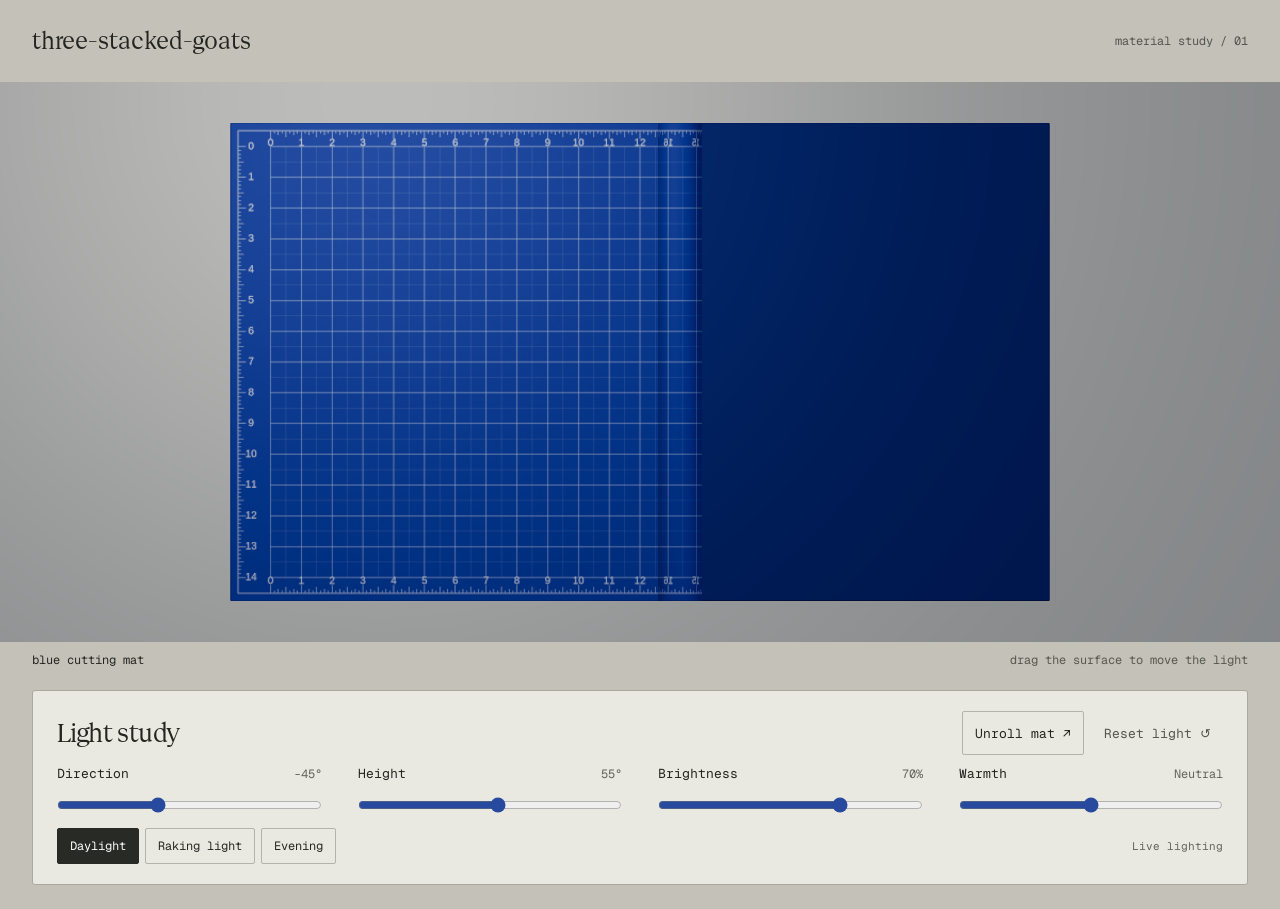
<file: mat/index.html>
<!doctype html><html lang="en"><head><meta charset="utf-8"><meta name="viewport" content="width=device-width,initial-scale=1"><meta name="theme-color" content="#c3c1b8"><title>Cutting mat — light study</title><link rel="stylesheet" href="./mat.css?v=2"><script type="importmap">{"imports":{"three":"../assets/three.module.js"}}</script><script type="module" src="./mat.js?v=3"></script></head><body><main><header><a href="../">three-stacked-goats</a><span>material study / 01</span></header><div id="stage" aria-label="Landscape blue cutting mat. Drag to move the light." role="img"><p id="loading" role="status">Preparing the work surface…</p></div><div class="caption"><span>blue cutting mat </span><span class="muted">drag the surface to move the light</span></div><section class="lighting" aria-label="Lighting controls"><div class="panel-heading"><h1>Light study</h1><div><button id="rollout" type="button">Unroll mat ↗</button><button id="reset" type="button">Reset light ↺</button></div></div><div class="controls"><label>Direction <output id="direction-value">−45°</output><input id="direction" type="range" min="-180" max="180" value="-45"></label><label>Height <output id="height-value">55°</output><input id="height" type="range" min="15" max="90" value="55"></label><label>Brightness <output id="power-value">70%</output><input id="power" type="range" min="0" max="100" value="70"></label><label>Warmth <output id="warmth-value">Neutral</output><input id="warmth" type="range" min="-100" max="100" value="0"></label></div><div class="presets" role="group" aria-label="Lighting presets"><button data-preset="daylight" aria-pressed="true">Daylight</button><button data-preset="raking" aria-pressed="false">Raking light</button><button data-preset="evening" aria-pressed="false">Evening</button><span id="status" role="status">Live lighting</span></div></section></main></body></html>
</file>
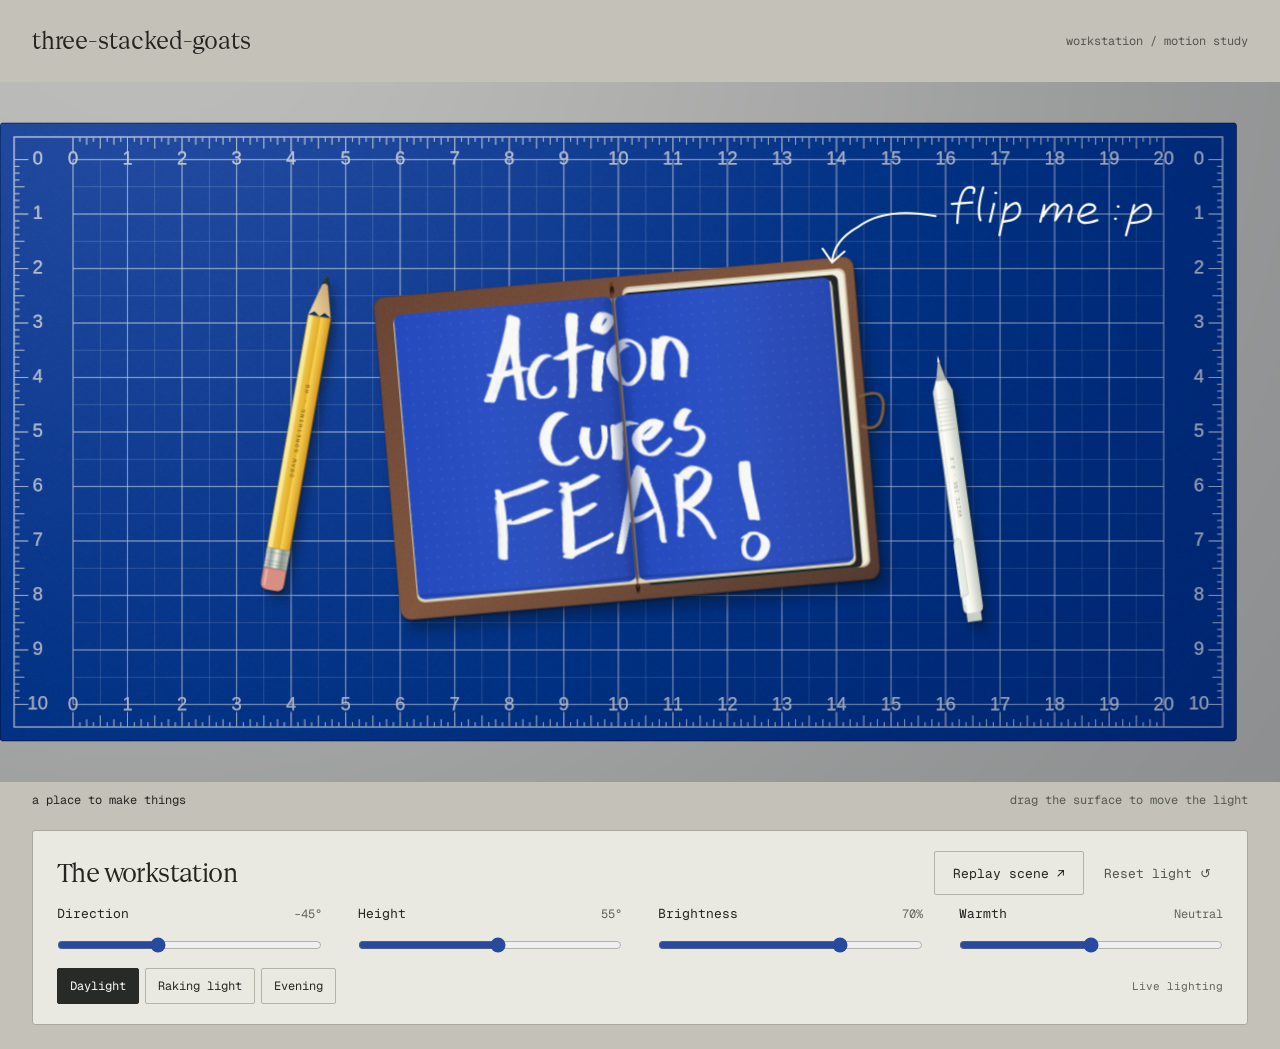
<file: workstation/index.html>
<!doctype html><html lang="en"><head><meta charset="utf-8"><meta name="viewport" content="width=device-width,initial-scale=1"><meta name="theme-color" content="#c3c1b8"><title>3SG — the workstation</title><link rel="stylesheet" href="./workstation.css?v=8"><script type="importmap">{"imports":{"three":"../assets/three.module.js"}}</script><script src="./objects.js?v=15" defer></script><script type="module" src="./scene.js?v=11"></script></head><body><script>if(new URLSearchParams(location.search).has("embed"))document.documentElement.classList.add("hero-embed");</script><main><header><a href="../">three-stacked-goats</a><span>workstation / motion study</span></header><div id="stage" aria-label="Landscape blue cutting mat. Drag to move the light." role="img"><p id="loading" role="status">Preparing the work surface…</p><svg id="desk-objects" aria-label="Overhead workstation with journal, pencil, and white pen" role="img"><svg class="desk-item" data-item="pencil" data-delay="250" x="-8.3" y="-1.5" width="6.5" height="3.02" viewBox="100 180 560 260" overflow="visible"><defs><linearGradient id="paint" x1="0" y1="0" x2="0" y2="1"><stop stop-color="#fff19b"/><stop offset=".25" stop-color="#edc346"/><stop offset=".55" stop-color="#e5ae28"/><stop offset=".58" stop-color="#f6d355"/><stop offset="1" stop-color="#d7971d"/></linearGradient><linearGradient id="wood" x1="0" y1="0" x2="1" y2="1"><stop stop-color="#efdbab"/><stop offset="1" stop-color="#bf9258"/></linearGradient><linearGradient id="metal" x1="0" y1="0" x2="0" y2="1"><stop stop-color="#e7e7de"/><stop offset=".23" stop-color="#939d98"/><stop offset=".46" stop-color="#eef1e7"/><stop offset=".7" stop-color="#8a948b"/><stop offset="1" stop-color="#b9c0b4"/></linearGradient><radialGradient id="shade"><stop stop-color="#33372d" stop-opacity=".23"/><stop offset="1" stop-color="#33372d" stop-opacity="0"/></radialGradient><linearGradient id="steel" x1="0" y1="0" x2="0" y2="1"><stop stop-color="#e0e2db"/><stop offset=".28" stop-color="#b9beb4"/><stop offset=".65" stop-color="#d1d4c8"/><stop offset="1" stop-color="#a7afa2"/></linearGradient><radialGradient id="green" cx="30%" cy="22%" r="85%"><stop stop-color="#d9ecc1"/><stop offset=".5" stop-color="#bbd69c"/><stop offset=".85" stop-color="#9cbd7e"/><stop offset="1" stop-color="#85a368"/></radialGradient><radialGradient id="greenBody" cx="28%" cy="25%" r="90%"><stop stop-color="#c5dea7"/><stop offset=".65" stop-color="#a3c387"/><stop offset="1" stop-color="#7d9e63"/></radialGradient><filter id="contact" x="-50%" y="-50%" width="200%" height="200%"><feGaussianBlur stdDeviation="9"/></filter></defs><g class="shadow" opacity="0"><ellipse cx="385" cy="316" rx="185" ry="65" fill="#4d573f" opacity=".15" filter="url(#contact)"/></g><polygon class="burst" points="545.0,310.0 493.09163781309155,331.94056408809263 528.6598632038991,370.8521944112375 470.69245196629146,371.4760944632711 482.87581730669103,419.65186541614116 430.33051373763675,398.8355303751785 416.7159541027919,446.73363968350077 380.0,408.6 343.2840458972081,446.73363968350077 329.66948626236325,398.8355303751785 277.12418269330897,419.65186541614116 289.3075480337086,371.4760944632712 231.34013679610086,370.8521944112375 266.90836218690845,331.9405640880926 215.0,310.0 266.90836218690845,288.0594359119075 231.34013679610084,249.14780558876248 289.3075480337086,248.52390553672885 277.12418269330897,200.34813458385884 329.66948626236325,221.1644696248215 343.2840458972081,173.26636031649923 380.0,211.4 416.71595410279167,173.2663603164992 430.3305137376367,221.16446962482146 482.87581730669103,200.3481345838588 470.69245196629146,248.52390553672888 528.6598632038992,249.14780558876257 493.09163781309155,288.05943591190737" fill="#f3dc75" stroke="#3a4034" stroke-width="2.5"/><g class="puffs" fill="#fffcf2" stroke="#555d4b" stroke-width="1.8"><path d="M479.0 321.0c-25 2-32-21-15-32-3-21 26-29 36-12 22-6 36 20 19 34-2 20-29 24-40 10Z"/><path d="M435.7013272137544 391.3648334221227c-25 2-32-21-15-32-3-21 26-29 36-12 22-6 36 20 19 34-2 20-29 24-40 10Z"/><path d="M338.41009259502385 408.74351209636416c-25 2-32-21-15-32-3-21 26-29 36-12 22-6 36 20 19 34-2 20-29 24-40 10Z"/><path d="M260.3885801912218 360.04953652058026c-25 2-32-21-15-32-3-21 26-29 36-12 22-6 36 20 19 34-2 20-29 24-40 10Z"/><path d="M260.38858019122176 281.9504634794198c-25 2-32-21-15-32-3-21 26-29 36-12 22-6 36 20 19 34-2 20-29 24-40 10Z"/><path d="M338.4100925950238 233.25648790363587c-25 2-32-21-15-32-3-21 26-29 36-12 22-6 36 20 19 34-2 20-29 24-40 10Z"/><path d="M435.7013272137543 250.63516657787733c-25 2-32-21-15-32-3-21 26-29 36-12 22-6 36 20 19 34-2 20-29 24-40 10Z"/></g><g class="object"><g transform="translate(-8 -10)"><g transform="translate(380 310) rotate(-80) translate(-380 -310)"><path d="M198 294h336v32H198z" fill="url(#paint)" stroke="#94711f" stroke-width="1"/><path d="M198 295h336v6H198z" fill="#fff4b0" opacity=".55"/><path d="M534 294 594 310 534 326 540 316 534 310 540 302Z" fill="url(#wood)"/><path d="m578 305 16 5-16 5 3-5Z" fill="#303531"/><path d="M177 294h28v32h-28z" fill="url(#metal)" stroke="#858f86" stroke-width="1"/><path d="M182 295v30m5-30v30m12-30v30" stroke="#69776b" stroke-opacity=".45"/><path d="M177 294h-20q-10 0-10 10v12q0 10 10 10h20Z" fill="#d78f83" stroke="#aa6c65" stroke-width="1"/><path d="M153 299h21" stroke="#edb2a5" stroke-width="3" stroke-linecap="round"/><text x="307" y="314" fill="#6f561d" font-family="monospace" font-size="8" letter-spacing="2.2">DRAW SOMETHING   ·   HB</text></g></g></g></svg><svg class="desk-item" data-item="journal" data-delay="600" x="-3.9" y="-2.65" width="8.4" height="5.5" viewBox="130 140 520 340" overflow="visible"><g class="shadow"></g><polygon class="burst" points="545.0,310.0 493.09163781309155,331.94056408809263 528.6598632038991,370.8521944112375 470.69245196629146,371.4760944632711 482.87581730669103,419.65186541614116 430.33051373763675,398.8355303751785 416.7159541027919,446.73363968350077 380.0,408.6 343.2840458972081,446.73363968350077 329.66948626236325,398.8355303751785 277.12418269330897,419.65186541614116 289.3075480337086,371.4760944632712 231.34013679610086,370.8521944112375 266.90836218690845,331.9405640880926 215.0,310.0 266.90836218690845,288.0594359119075 231.34013679610084,249.14780558876248 289.3075480337086,248.52390553672885 277.12418269330897,200.34813458385884 329.66948626236325,221.1644696248215 343.2840458972081,173.26636031649923 380.0,211.4 416.71595410279167,173.2663603164992 430.3305137376367,221.16446962482146 482.87581730669103,200.3481345838588 470.69245196629146,248.52390553672888 528.6598632038992,249.14780558876257 493.09163781309155,288.05943591190737" fill="#f3dc75" stroke="#3a4034" stroke-width="2.5"/><g class="puffs" fill="#fffcf2" stroke="#555d4b" stroke-width="1.8"><path d="M479.0 321.0c-25 2-32-21-15-32-3-21 26-29 36-12 22-6 36 20 19 34-2 20-29 24-40 10Z"/><path d="M435.7013272137544 391.3648334221227c-25 2-32-21-15-32-3-21 26-29 36-12 22-6 36 20 19 34-2 20-29 24-40 10Z"/><path d="M338.41009259502385 408.74351209636416c-25 2-32-21-15-32-3-21 26-29 36-12 22-6 36 20 19 34-2 20-29 24-40 10Z"/><path d="M260.3885801912218 360.04953652058026c-25 2-32-21-15-32-3-21 26-29 36-12 22-6 36 20 19 34-2 20-29 24-40 10Z"/><path d="M260.38858019122176 281.9504634794198c-25 2-32-21-15-32-3-21 26-29 36-12 22-6 36 20 19 34-2 20-29 24-40 10Z"/><path d="M338.4100925950238 233.25648790363587c-25 2-32-21-15-32-3-21 26-29 36-12 22-6 36 20 19 34-2 20-29 24-40 10Z"/><path d="M435.7013272137543 250.63516657787733c-25 2-32-21-15-32-3-21 26-29 36-12 22-6 36 20 19 34-2 20-29 24-40 10Z"/></g><g class="object"><defs>
<linearGradient id="jLeather" x1="0" y1="0" x2="1" y2="1"><stop stop-color="#633b29"/><stop offset=".5" stop-color="#805136"/><stop offset="1" stop-color="#472e23"/></linearGradient>
<linearGradient id="jBlue" x1="0" y1="0" x2="1" y2="0"><stop stop-color="#244abe"/><stop offset=".43" stop-color="#2c51c4"/><stop offset=".495" stop-color="#2b50bf"/><stop offset=".51" stop-color="#2b50bf"/><stop offset=".58" stop-color="#2d50bf"/><stop offset="1" stop-color="#2848b1"/></linearGradient>
<linearGradient id="jGutter"><stop stop-color="#142f7a" stop-opacity="0"/><stop offset=".48" stop-color="#142f7a" stop-opacity=".5"/><stop offset=".52" stop-color="#142f7a" stop-opacity=".5"/><stop offset="1" stop-color="#142f7a" stop-opacity="0"/></linearGradient><linearGradient id="jIvory"><stop stop-color="#e4decc"/><stop offset="1" stop-color="#f2efdf"/></linearGradient>
<pattern id="jDots" width="11" height="11" patternUnits="userSpaceOnUse"><circle cx="5" cy="5" r=".75" fill="#e6edff" opacity=".55"/></pattern>
<filter id="jGrain"><feTurbulence type="fractalNoise" baseFrequency=".9" numOctaves="3" stitchTiles="stitch"/><feColorMatrix type="saturate" values="0"/><feComposite in2="SourceGraphic" operator="in"/><feBlend in="SourceGraphic" mode="soft-light"/></filter>
</defs>
<g transform="translate(380 310) rotate(-5) translate(-380 -310)">
<rect x="139" y="148" width="482" height="324" rx="11" fill="url(#jLeather)"/>
<rect x="140" y="149" width="480" height="322" rx="11" fill="#754b34" filter="url(#jGrain)" opacity=".18"/>
<path d="M378 153q-12 155 0 313" fill="none" stroke="#321d17" stroke-width="3" opacity=".4"/>
<rect x="388" y="159" width="224" height="300" rx="7" fill="#d3c7a8"/><rect x="390" y="161" width="220" height="296" rx="6" fill="url(#jIvory)"/>
<rect x="388" y="165" width="216" height="294" rx="6" fill="#242624"/><path d="M597 171v281" stroke="#777b70" stroke-width="1"/>
<rect x="157" y="169" width="441" height="287" rx="7" fill="#ddd4af"/>
<rect x="158" y="167" width="219" height="286" rx="7" fill="url(#jBlue)"/><rect x="380" y="167" width="216" height="286" rx="7" fill="url(#jBlue)"/>
<path d="M170 178h195v264H170zM391 178h193v264H391z" fill="url(#jDots)"/>
<path d="M159 449q107 5 218 0m3 0q109 5 215 0" fill="none" stroke="#13266c" stroke-opacity=".35" stroke-width="1.5"/>
<rect x="365" y="169" width="28" height="282" fill="url(#jGutter)"/><path d="M378 170v283" stroke="#855c37" stroke-width="1.4"/>
<ellipse cx="378" cy="161" rx="2" ry="4" fill="#25180f"/><ellipse cx="378" cy="460" rx="2" ry="4" fill="#25180f"/>
<path d="M378 162v298" stroke="#654326" stroke-width="1.2"/>
<path d="M615 289q28-9 23 15t-23 14" fill="none" stroke="#815f37" stroke-width="3"/>
</g></g></svg><svg class="desk-item" data-item="whitepen" data-delay="950" x="2.7" y="-.6" width="5" height="2.5" viewBox="140 200 440 220" overflow="visible"><g class="shadow"></g><polygon class="burst" points="545.0,310.0 493.09163781309155,331.94056408809263 528.6598632038991,370.8521944112375 470.69245196629146,371.4760944632711 482.87581730669103,419.65186541614116 430.33051373763675,398.8355303751785 416.7159541027919,446.73363968350077 380.0,408.6 343.2840458972081,446.73363968350077 329.66948626236325,398.8355303751785 277.12418269330897,419.65186541614116 289.3075480337086,371.4760944632712 231.34013679610086,370.8521944112375 266.90836218690845,331.9405640880926 215.0,310.0 266.90836218690845,288.0594359119075 231.34013679610084,249.14780558876248 289.3075480337086,248.52390553672885 277.12418269330897,200.34813458385884 329.66948626236325,221.1644696248215 343.2840458972081,173.26636031649923 380.0,211.4 416.71595410279167,173.2663603164992 430.3305137376367,221.16446962482146 482.87581730669103,200.3481345838588 470.69245196629146,248.52390553672888 528.6598632038992,249.14780558876257 493.09163781309155,288.05943591190737" fill="#f3dc75" stroke="#3a4034" stroke-width="2.5"/><g class="puffs" fill="#fffcf2" stroke="#555d4b" stroke-width="1.8"><path d="M479.0 321.0c-25 2-32-21-15-32-3-21 26-29 36-12 22-6 36 20 19 34-2 20-29 24-40 10Z"/><path d="M435.7013272137544 391.3648334221227c-25 2-32-21-15-32-3-21 26-29 36-12 22-6 36 20 19 34-2 20-29 24-40 10Z"/><path d="M338.41009259502385 408.74351209636416c-25 2-32-21-15-32-3-21 26-29 36-12 22-6 36 20 19 34-2 20-29 24-40 10Z"/><path d="M260.3885801912218 360.04953652058026c-25 2-32-21-15-32-3-21 26-29 36-12 22-6 36 20 19 34-2 20-29 24-40 10Z"/><path d="M260.38858019122176 281.9504634794198c-25 2-32-21-15-32-3-21 26-29 36-12 22-6 36 20 19 34-2 20-29 24-40 10Z"/><path d="M338.4100925950238 233.25648790363587c-25 2-32-21-15-32-3-21 26-29 36-12 22-6 36 20 19 34-2 20-29 24-40 10Z"/><path d="M435.7013272137543 250.63516657787733c-25 2-32-21-15-32-3-21 26-29 36-12 22-6 36 20 19 34-2 20-29 24-40 10Z"/></g><g class="object"><defs><linearGradient id="penLacquer" x1="0" y1="0" x2="0" y2="1"><stop stop-color="#151d20"/><stop offset=".28" stop-color="#414d50"/><stop offset=".45" stop-color="#222d30"/><stop offset=".8" stop-color="#10191b"/><stop offset="1" stop-color="#293638"/></linearGradient><linearGradient id="penGold" x1="0" y1="0" x2="0" y2="1"><stop stop-color="#efe1a4"/><stop offset=".28" stop-color="#d2b96c"/><stop offset=".52" stop-color="#ffedb2"/><stop offset="1" stop-color="#9a7a37"/></linearGradient><linearGradient id="whiteBarrel" x1="0" y1="0" x2="0" y2="1"><stop stop-color="#c9cec7"/><stop offset=".25" stop-color="#fffef6"/><stop offset=".5" stop-color="#f3f2e9"/><stop offset="1" stop-color="#bfc7bf"/></linearGradient><linearGradient id="inkShell" x1="0" y1="0" x2="0" y2="1"><stop stop-color="#6c7486" stop-opacity=".7"/><stop offset=".25" stop-color="#cbd6de" stop-opacity=".7"/><stop offset=".5" stop-color="#7c8c9d" stop-opacity=".5"/><stop offset="1" stop-color="#3a4858" stop-opacity=".85"/></linearGradient><linearGradient id="inkFill" x1="0" y1="0" x2="0" y2="1"><stop stop-color="#23377d"/><stop offset=".4" stop-color="#101d55"/><stop offset="1" stop-color="#131c36"/></linearGradient></defs><g transform="translate(380 310) rotate(-98) translate(-380 -310)">
<path d="M186 296h310l18 7v14l-18 7H186q-10 0-10-14t10-14Z" fill="url(#whiteBarrel)" stroke="#a4afa5" stroke-width="1"/>
<path d="M191 299h280" stroke="#fff" stroke-width="2" opacity=".8"/>
<path d="M441 297v26" stroke="#b3bdb4"/><path d="M448 299v23m6-23v23m6-23v23m6-23v23m6-23v23m6-23v23m6-23v23" stroke="#c4ccc3"/>
<path d="M512 303 543 310 512 317Z" fill="#aeb8b1" stroke="#8a968d" stroke-width=".6"/><path d="m538 308 10 2-10 2Z" fill="#e6e8dd"/>
<path d="M178 300h-12v20h12" fill="#c8cfc6" stroke="#a2b1a2"/>
<path d="M202 295h71q11 0 13 8l-3 3h-78Z" fill="#e7ebe2" stroke="#b6c1b6" stroke-width=".8"/>
<path d="M208 297h63" stroke="#fff"/>
<text x="316" y="313" font-family="monospace" font-size="7" letter-spacing="1.6" fill="#8e9c8c">WHITE INK · 0.8</text>
</g></g></svg></svg></div><div class="caption"><span>a place to make things </span><span class="muted">drag the surface to move the light</span></div><section class="lighting" aria-label="Lighting controls"><div class="panel-heading"><h1>The workstation</h1><div><button id="rollout" type="button">Replay scene ↗</button><button id="reset" type="button">Reset light ↺</button></div></div><div class="controls"><label>Direction <output id="direction-value">−45°</output><input id="direction" type="range" min="-180" max="180" value="-45"></label><label>Height <output id="height-value">55°</output><input id="height" type="range" min="15" max="90" value="55"></label><label>Brightness <output id="power-value">70%</output><input id="power" type="range" min="0" max="100" value="70"></label><label>Warmth <output id="warmth-value">Neutral</output><input id="warmth" type="range" min="-100" max="100" value="0"></label></div><div class="presets" role="group" aria-label="Lighting presets"><button data-preset="daylight" aria-pressed="true">Daylight</button><button data-preset="raking" aria-pressed="false">Raking light</button><button data-preset="evening" aria-pressed="false">Evening</button><span id="status" role="status">Live lighting</span></div></section></main></body></html>
</file>
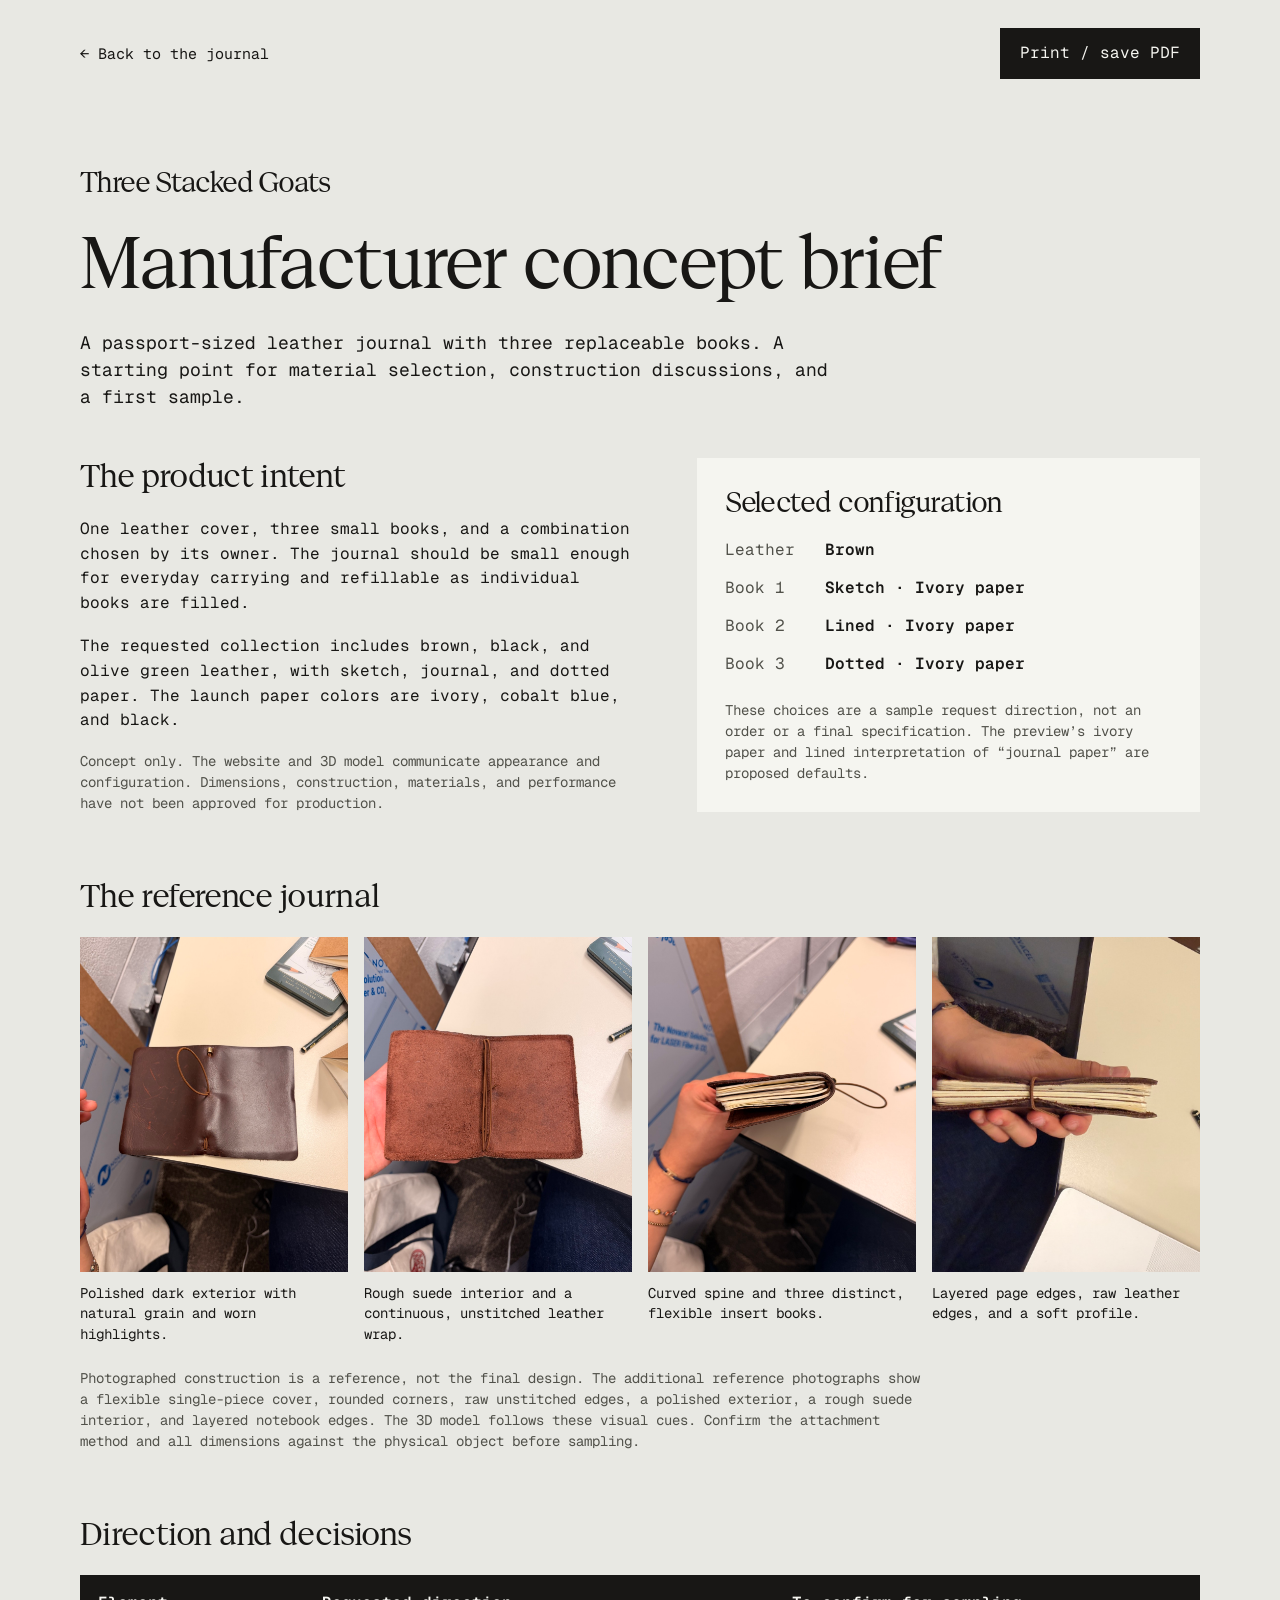
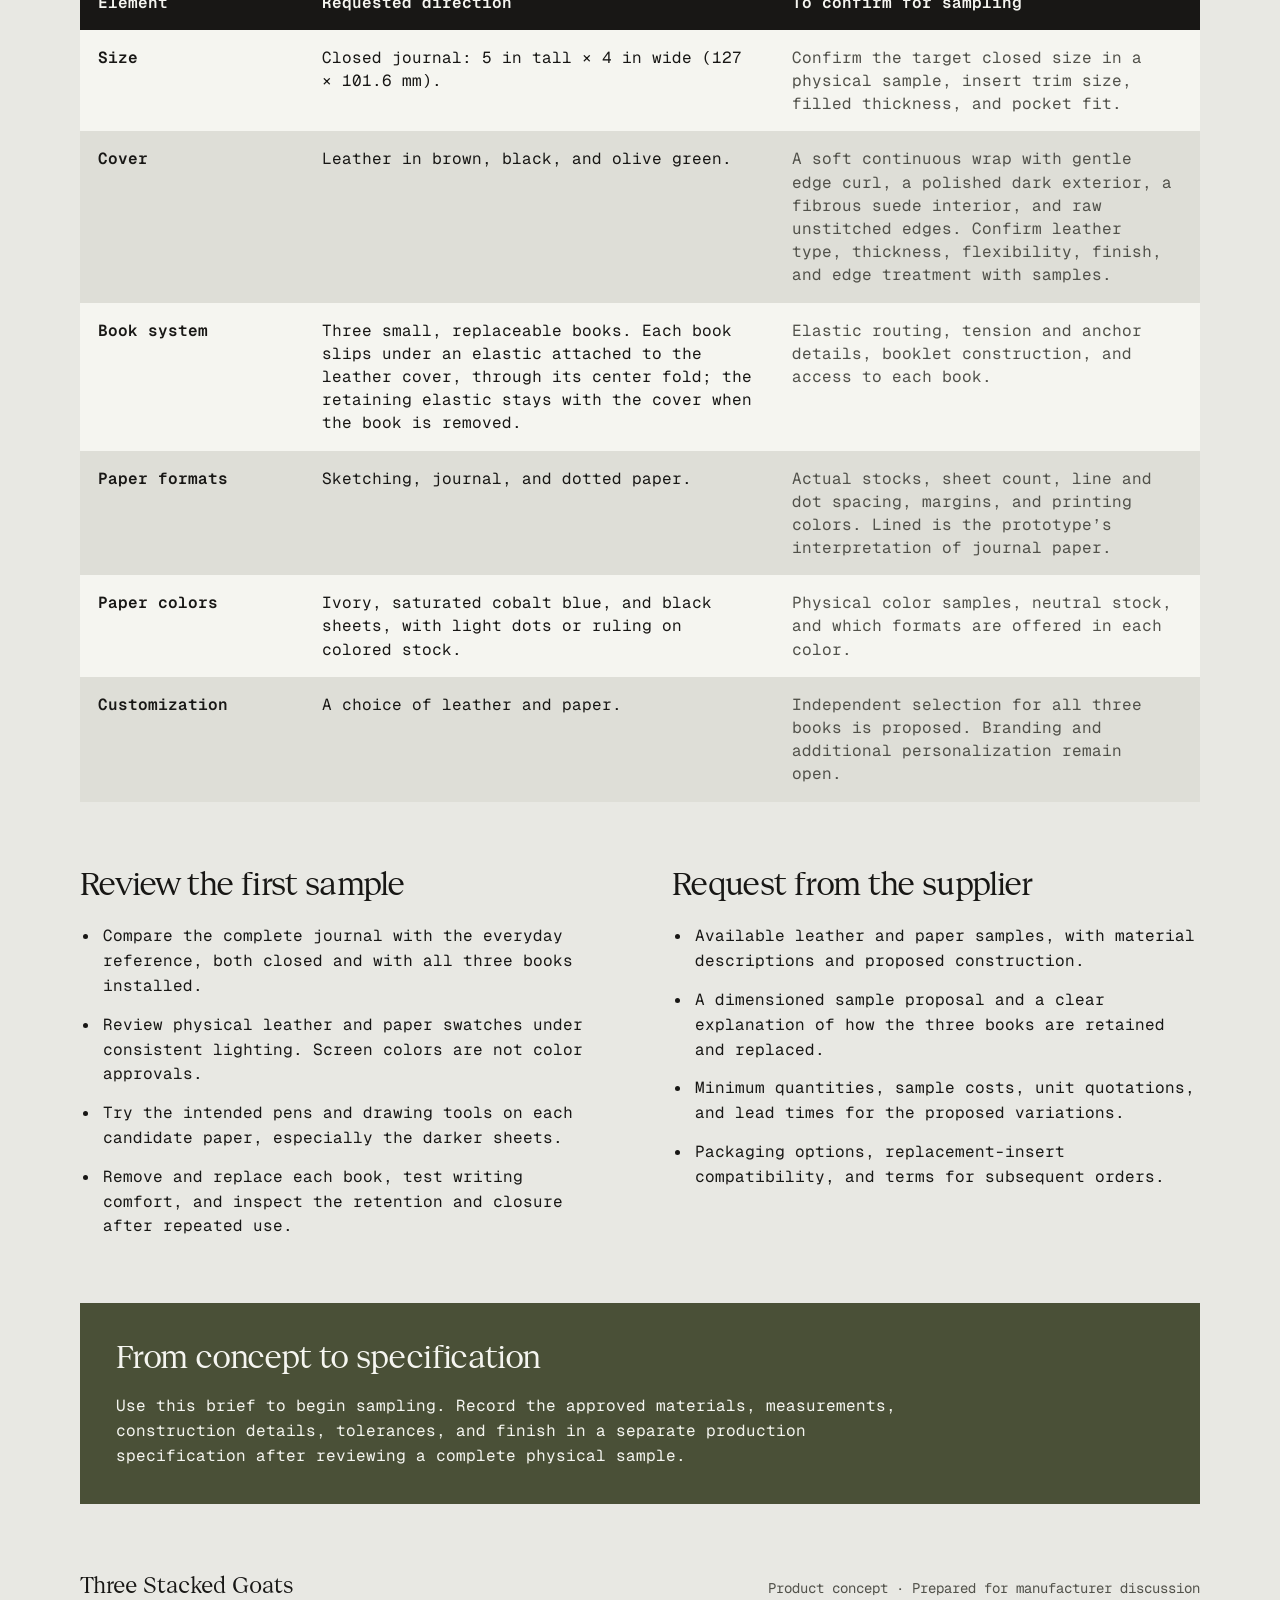
<file: manufacturer.html>
<!doctype html>
<html lang="en">
<head>
  <meta charset="utf-8">
  <meta name="viewport" content="width=device-width, initial-scale=1">
  <meta name="description" content="Three Stacked Goats journal concept, selected configuration, and questions for sampling.">
  <meta name="theme-color" content="#e8e8e3">
  <title>Manufacturer concept brief — Three Stacked Goats</title>
  <link rel="preload" href="./assets/geist-serif-regular.woff2" as="font" type="font/woff2" crossorigin>
  <link rel="preload" href="./assets/geist-mono.woff2" as="font" type="font/woff2" crossorigin>
  <style>
    @font-face{font-family:"Geist Serif";src:url('./assets/geist-serif-regular.woff2') format('woff2');font-weight:400;font-style:normal;font-display:swap}
    @font-face{font-family:"Geist Mono";src:url('./assets/geist-mono.woff2') format('woff2');font-weight:100 900;font-style:normal;font-display:swap}
    :root{color-scheme:light;--font-display:"Geist Serif",Georgia,serif;--font-text:"Geist Mono","SFMono-Regular",Consolas,monospace;--paper:#e8e8e3;--ink:#181715;--surface:#f5f5f0;--muted:#51514a;--accent:#4a5037;--focus:#4a5037;--action-hover:#4a5037;--panel-bg:#4a5037;--panel-ink:#f5f5f0;--row-alt:#deded7}
    *{box-sizing:border-box}
    body{margin:0;background:var(--paper);color:var(--ink);font-family:var(--font-text);font-synthesis:none;font-size:16px;line-height:1.55}
    button,a{-webkit-tap-highlight-color:transparent}
    a{color:inherit;text-underline-offset:4px}
    button{font:inherit}
    button,a{touch-action:manipulation}
    :focus-visible{outline:3px solid var(--focus);outline-offset:5px}
    .wrap{width:min(1120px,calc(100% - 64px));margin-inline:auto}
    .toolbar{display:flex;align-items:center;justify-content:space-between;gap:24px;padding-block:28px}
    .toolbar a{font-size:15px;text-decoration:none}
    .toolbar a:hover{text-decoration:underline}
    .print{background:var(--ink);color:var(--surface);border:0;padding:13px 20px;cursor:pointer}
    .print:hover{background:var(--action-hover)}
    .print:active{transform:translateY(1px)}
    header{padding-block:54px 48px}
    .brand{font-family:var(--font-display);font-size:28px;font-weight:400;margin:0 0 22px;letter-spacing:-.04em}
    h1,h2,h3{font-family:var(--font-display)}
    h1{font-size:clamp(38px,6.2vw,72px);font-weight:400;letter-spacing:-.025em;line-height:1.04;max-width:900px;margin:0;text-wrap:balance}
    .intro{font-size:18px;max-width:750px;line-height:1.5;margin:28px 0 0}
    h2{font-size:32px;line-height:1.15;font-weight:400;letter-spacing:-.02em;margin:0 0 22px;text-wrap:balance}
    h3{font-size:24px;line-height:1.3;font-weight:400;margin:0 0 10px;letter-spacing:-.02em}
    p{margin:0 0 18px;text-wrap:pretty}
    p:last-child{margin-bottom:0}
    section{margin-bottom:64px}
    .overview{display:grid;grid-template-columns:1.1fr 1fr;gap:64px;align-items:start}
    .selection{background:var(--surface);padding:28px}
    .selection h2{font-size:28px;margin-bottom:20px}
    .selection dl{margin:0;display:grid;grid-template-columns:80px minmax(0,1fr);gap:13px 20px}
    dt{color:var(--muted)}
    dd{margin:0;font-weight:600}
    .note{font-size:14px;line-height:1.5;color:var(--muted)}
    .selection .note{margin-top:24px}
    .gallery{display:grid;grid-template-columns:repeat(4,1fr);gap:16px;margin:0}
    figure{margin:0;min-width:0}
    figure img{width:100%;aspect-ratio:4/5;display:block;object-fit:cover;background:var(--surface)}
    figcaption{font-size:14px;line-height:1.45;margin-top:11px}
    .gallery-note{max-width:850px;margin-top:24px}
    .table-wrap{overflow-x:auto}
    table{width:100%;border-collapse:collapse;text-align:left;line-height:1.45}
    th,td{padding:16px 18px;vertical-align:top}
    thead{background:var(--ink);color:var(--surface)}
    th{font-weight:600}
    tbody tr:nth-child(odd){background:var(--surface)}
    tbody tr:nth-child(even){background:var(--row-alt)}
    tbody th{width:20%}
    td:nth-child(2){width:42%}
    td:last-child{color:var(--muted)}
    .two-col{display:grid;grid-template-columns:1fr 1fr;gap:64px}
    .plain-list{margin:0;padding-left:20px}
    .plain-list li{padding-left:3px;margin-bottom:14px}
    .plain-list li:last-child{margin-bottom:0}
    .statement{font-size:22px;line-height:1.35;letter-spacing:-.025em;max-width:850px;margin-bottom:24px}
    .closing{background:var(--panel-bg);color:var(--panel-ink);padding:36px;margin-bottom:64px}
    .closing h2{margin-bottom:18px}
    .closing p{max-width:820px}
    footer{display:flex;justify-content:space-between;gap:24px;align-items:baseline;padding-bottom:36px;font-size:14px;color:var(--muted)}
    footer strong{font-family:var(--font-display);font-size:22px;font-weight:400;color:var(--ink)}
    @media(max-width:760px){.wrap{width:calc(100% - 40px)}.toolbar{padding-block:20px}.toolbar a{font-size:14px}.print{padding:11px 14px;font-size:14px}header{padding-block:36px}.brand{font-size:20px}h1{max-width:600px}.intro{font-size:18px}h2{font-size:26px}.overview,.two-col{grid-template-columns:1fr;gap:32px}.selection{padding:24px}.gallery{grid-template-columns:repeat(2,1fr);gap:24px 14px}.gallery img{aspect-ratio:4/5}section{margin-bottom:48px}th,td{padding:13px 12px;font-size:14px}.table-wrap{margin-inline:-20px}table{min-width:600px}.closing{padding:26px;margin-bottom:40px}.statement{font-size:22px}footer{align-items:start;flex-direction:column;gap:12px}}
    @media(max-width:520px){.toolbar{gap:12px;flex-wrap:wrap}}
    @media(prefers-reduced-motion:reduce){*{scroll-behavior:auto!important;transition:none!important}}
    @page{size:A4;margin:16mm 15mm}
    @media print{html:root{color-scheme:light!important;--paper:#fff!important;--ink:#181715!important;--surface:#f5f5f0!important;--muted:#51514a!important;--accent:#4a5037!important;--panel-bg:#4a5037!important;--panel-ink:#f5f5f0!important;--row-alt:#deded7!important}body{font-size:10pt;line-height:1.4;background:#fff;color:#181715;-webkit-print-color-adjust:exact;print-color-adjust:exact}.wrap{width:100%;max-width:none}.toolbar{display:none}header{padding:0 0 9mm}.brand{font-size:13pt;margin-bottom:5mm}h1{font-size:32pt;max-width:160mm;line-height:1.04}.intro{font-size:12pt;margin-top:5mm;max-width:165mm}h2{font-size:17pt;margin-bottom:4mm}h3{font-size:11pt;margin-bottom:3mm}p{margin-bottom:4mm}section{margin-bottom:9mm}.overview{gap:10mm;grid-template-columns:1fr 1fr}.selection{padding:5mm;break-inside:avoid}.selection h2{font-size:15pt}.selection dl{grid-template-columns:20mm 1fr;gap:3mm 4mm}.selection .note{margin-top:4mm}.note{font-size:8.5pt}.gallery{grid-template-columns:repeat(4,1fr);gap:3mm;break-inside:avoid}figure img{aspect-ratio:4/4.5}figcaption{font-size:8pt;margin-top:2mm}.gallery-note{margin-top:4mm}th,td{padding:3mm;font-size:9pt}table{min-width:0}.table-wrap{overflow:visible;margin:0}tr{break-inside:avoid}thead{display:table-header-group}h2,h3{break-after:avoid}.two-col{grid-template-columns:1fr 1fr;gap:10mm}.plain-list{padding-left:4mm}.plain-list li{margin-bottom:3mm}.closing{padding:6mm;margin-bottom:7mm;break-inside:avoid}.statement{font-size:15pt;margin-bottom:4mm}footer{font-size:8pt;padding:0;flex-direction:row}.print-only{display:block}}
  </style>
</head>
<body>
  <div class="wrap">
    <nav class="toolbar" aria-label="Brief actions">
      <a href="./">← Back to the journal</a>
      <button class="print" type="button" id="print-brief">Print / save PDF</button>
    </nav>
    <header>
      <p class="brand">Three Stacked Goats</p>
      <h1>Manufacturer concept brief</h1>
      <p class="intro">A passport-sized leather journal with three replaceable books. A starting point for material selection, construction discussions, and a first sample.</p>
    </header>

    <section class="overview" aria-labelledby="intent-title">
      <div>
        <h2 id="intent-title">The product intent</h2>
        <p>One leather cover, three small books, and a combination chosen by its owner. The journal should be small enough for everyday carrying and refillable as individual books are filled.</p>
        <p>The requested collection includes brown, black, and olive green leather, with sketch, journal, and dotted paper. The launch paper colors are ivory, cobalt blue, and black.</p>
        <p class="note">Concept only. The website and 3D model communicate appearance and configuration. Dimensions, construction, materials, and performance have not been approved for production.</p>
      </div>
      <aside class="selection" aria-labelledby="selection-title">
        <h2 id="selection-title">Selected configuration</h2>
        <dl>
          <dt>Leather</dt><dd id="config-cover">Brown</dd>
          <dt>Book 1</dt><dd id="config-b1">Sketch · Ivory paper</dd>
          <dt>Book 2</dt><dd id="config-b2">Lined · Ivory paper</dd>
          <dt>Book 3</dt><dd id="config-b3">Dotted · Ivory paper</dd>
        </dl>
        <p class="note">These choices are a sample request direction, not an order or a final specification. The preview’s ivory paper and lined interpretation of “journal paper” are proposed defaults.</p>
      </aside>
    </section>

    <section aria-labelledby="reference-title">
      <h2 id="reference-title">The reference journal</h2>
      <div class="gallery">
        <figure><img src="./assets/reference-leather-exterior.jpg" alt="Reference journal exterior showing polished dark leather and scuff marks"><figcaption>Polished dark exterior with natural grain and worn highlights.</figcaption></figure>
        <figure><img src="./assets/reference-leather-interior.jpg" alt="Empty reference cover showing its rough suede interior and spine elastics"><figcaption>Rough suede interior and a continuous, unstitched leather wrap.</figcaption></figure>
        <figure><img src="./assets/reference-top.jpg" alt="Top view showing curved leather around three thin insert books"><figcaption>Curved spine and three distinct, flexible insert books.</figcaption></figure>
        <figure><img src="./assets/reference-profile.jpg" alt="Side profile showing subtly uneven page edges and soft leather cover"><figcaption>Layered page edges, raw leather edges, and a soft profile.</figcaption></figure>
      </div>
      <p class="note gallery-note">Photographed construction is a reference, not the final design. The additional reference photographs show a flexible single-piece cover, rounded corners, raw unstitched edges, a polished exterior, a rough suede interior, and layered notebook edges. The 3D model follows these visual cues. Confirm the attachment method and all dimensions against the physical object before sampling.</p>
    </section>

    <section aria-labelledby="direction-title">
      <h2 id="direction-title">Direction and decisions</h2>
      <div class="table-wrap">
        <table>
          <thead><tr><th scope="col">Element</th><th scope="col">Requested direction</th><th scope="col">To confirm for sampling</th></tr></thead>
          <tbody>
            <tr><th scope="row">Size</th><td>Closed journal: 5 in tall × 4 in wide (127 × 101.6 mm).</td><td>Confirm the target closed size in a physical sample, insert trim size, filled thickness, and pocket fit.</td></tr>
            <tr><th scope="row">Cover</th><td>Leather in brown, black, and olive green.</td><td>A soft continuous wrap with gentle edge curl, a polished dark exterior, a fibrous suede interior, and raw unstitched edges. Confirm leather type, thickness, flexibility, finish, and edge treatment with samples.</td></tr>
            <tr><th scope="row">Book system</th><td>Three small, replaceable books. Each book slips under an elastic attached to the leather cover, through its center fold; the retaining elastic stays with the cover when the book is removed.</td><td>Elastic routing, tension and anchor details, booklet construction, and access to each book.</td></tr>
            <tr><th scope="row">Paper formats</th><td>Sketching, journal, and dotted paper.</td><td>Actual stocks, sheet count, line and dot spacing, margins, and printing colors. Lined is the prototype’s interpretation of journal paper.</td></tr>
            <tr><th scope="row">Paper colors</th><td>Ivory, saturated cobalt blue, and black sheets, with light dots or ruling on colored stock.</td><td>Physical color samples, neutral stock, and which formats are offered in each color.</td></tr>
            <tr><th scope="row">Customization</th><td>A choice of leather and paper.</td><td>Independent selection for all three books is proposed. Branding and additional personalization remain open.</td></tr>
          </tbody>
        </table>
      </div>
    </section>

    <section class="two-col" aria-labelledby="sample-title">
      <div>
        <h2 id="sample-title">Review the first sample</h2>
        <ul class="plain-list">
          <li>Compare the complete journal with the everyday reference, both closed and with all three books installed.</li>
          <li>Review physical leather and paper swatches under consistent lighting. Screen colors are not color approvals.</li>
          <li>Try the intended pens and drawing tools on each candidate paper, especially the darker sheets.</li>
          <li>Remove and replace each book, test writing comfort, and inspect the retention and closure after repeated use.</li>
        </ul>
      </div>
      <div>
        <h2>Request from the supplier</h2>
        <ul class="plain-list">
          <li>Available leather and paper samples, with material descriptions and proposed construction.</li>
          <li>A dimensioned sample proposal and a clear explanation of how the three books are retained and replaced.</li>
          <li>Minimum quantities, sample costs, unit quotations, and lead times for the proposed variations.</li>
          <li>Packaging options, replacement-insert compatibility, and terms for subsequent orders.</li>
        </ul>
      </div>
    </section>

    <section class="closing" aria-labelledby="approval-title">
      <h2 id="approval-title">From concept to specification</h2>
      <p>Use this brief to begin sampling. Record the approved materials, measurements, construction details, tolerances, and finish in a separate production specification after reviewing a complete physical sample.</p>
    </section>
    <footer><strong>Three Stacked Goats</strong><span>Product concept · Prepared for manufacturer discussion</span></footer>
  </div>
  <script>
    (() => {
      const params = new URLSearchParams(window.location.search);
      const covers = { brown: 'Brown', black: 'Black', olive: 'Olive green' };
      const types = { sketch: 'Sketch', lined: 'Lined', dotted: 'Dotted' };
      const colors = { ivory: 'Ivory', blue: 'Cobalt', black: 'Charcoal' };
      const owns = (map, key) => Object.prototype.hasOwnProperty.call(map, key);
      const cover = params.get('cover');
      document.getElementById('config-cover').textContent = owns(covers, cover) ? covers[cover] : covers.brown;
      ['sketch.ivory', 'lined.ivory', 'dotted.ivory'].forEach((fallback, index) => {
        const key = 'b' + (index + 1);
        const raw = params.get(key) || fallback;
        const parts = raw.split('.');
        const validType = parts.length === 2 && owns(types, parts[0]);
        const type = validType ? parts[0] : fallback.split('.')[0];
        const color = validType && owns(colors, parts[1]) ? parts[1] : 'ivory';
        document.getElementById('config-' + key).textContent = types[type] + ' · ' + colors[color] + ' paper';
      });
      document.getElementById('print-brief').addEventListener('click', () => window.print());
    })();
  </script>
</body>
</html>
</file>
<file: mat/mat.css>
@font-face{font-family:GeistMono;src:url('../assets/geist-mono.woff2')}@font-face{font-family:GeistSerif;src:url('../assets/geist-serif-regular.woff2')}*{box-sizing:border-box}body{margin:0;background:#c3c1b8;color:#242520;font-family:GeistMono,monospace;font-size:13px}main{min-height:100svh;display:flex;flex-direction:column}header{padding:26px 32px;display:flex;justify-content:space-between;align-items:center}header a{font-family:GeistSerif,serif;font-size:23px;color:inherit;text-decoration:none}header>span{color:#55564e;font-size:12px}#stage{height:calc(100svh - 340px);min-height:360px;width:100%;position:relative;touch-action:none;cursor:grab}#stage:active{cursor:grabbing}canvas{display:block;width:100%;height:100%}#loading{position:absolute;inset:45% 0 auto;text-align:center}.caption{display:flex;justify-content:space-between;padding:10px 32px 22px;font-size:12px}.muted{color:#57594e}.lighting{margin:auto 32px 24px;padding:20px 24px;background:#e9e8e1;border:1px solid #aaa99e;border-radius:3px}.panel-heading{display:flex;justify-content:space-between;align-items:center;margin-bottom:10px}h1{font-family:GeistSerif,serif;font-size:25px;letter-spacing:-.6px;font-weight:400;margin:0}button{font:inherit;cursor:pointer;color:inherit;border:0;background:none;min-height:44px;padding:8px 12px}#reset{color:#55564e}.controls{display:grid;grid-template-columns:repeat(4,1fr);gap:36px}label{display:grid;grid-template-columns:1fr auto;align-items:center;gap:8px}output{color:#63655b;font-size:12px}input{grid-column:1/-1;width:100%;height:30px;margin:0;accent-color:#274a9e;cursor:ew-resize}.presets{display:flex;align-items:center;gap:6px;margin-top:8px}.presets button{border:1px solid #b3b4a8;border-radius:2px;min-height:36px;font-size:12px}.presets button[aria-pressed=true]{background:#282b25;color:#fff;border-color:#282b25}#status{margin-left:auto;font-size:11px;color:#606456}button:focus-visible,input:focus-visible,a:focus-visible{outline:2px solid #274a9e;outline-offset:4px}@media(min-width:1600px){.lighting{width:1100px;align-self:center}.caption{padding-inline:7vw}}@media(max-width:700px){header{padding:20px}header a{font-size:19px}header>span{font-size:10px}#stage{height:43svh;min-height:260px}.caption{padding:5px 20px 22px;font-size:10px}.caption>span:last-child{display:none}.lighting{margin:0 16px 20px;padding:18px}.controls{grid-template-columns:1fr 1fr;gap:12px 24px}.presets{flex-wrap:wrap}#status{display:none}h1{font-size:23px}}

#rollout{border:1px solid #b3b4a8;border-radius:2px;margin-right:8px}button:disabled{opacity:.5;cursor:default}
</file>
<file: workstation/workstation.css>
@font-face{font-family:GeistMono;src:url('../assets/geist-mono.woff2')}@font-face{font-family:GeistSerif;src:url('../assets/geist-serif-regular.woff2')}*{box-sizing:border-box}body{margin:0;background:#c3c1b8;color:#242520;font-family:GeistMono,monospace;font-size:13px}main{min-height:100svh;display:flex;flex-direction:column}header{padding:26px 32px;display:flex;justify-content:space-between;align-items:center}header a{font-family:GeistSerif,serif;font-size:23px;color:inherit;text-decoration:none}header>span{color:#55564e;font-size:12px}#stage{height:calc(100svh - 200px);min-height:480px;width:100%;position:relative;touch-action:none;cursor:grab}#stage:active{cursor:grabbing}canvas{display:block;width:100%;height:100%}#loading{position:absolute;inset:45% 0 auto;text-align:center}.caption{display:flex;justify-content:space-between;padding:10px 32px 22px;font-size:12px}.muted{color:#57594e}.lighting{margin:auto 32px 24px;padding:20px 24px;background:#e9e8e1;border:1px solid #aaa99e;border-radius:3px}.panel-heading{display:flex;justify-content:space-between;align-items:center;margin-bottom:10px}h1{font-family:GeistSerif,serif;font-size:25px;letter-spacing:-.6px;font-weight:400;margin:0}button{font:inherit;cursor:pointer;color:inherit;border:0;background:none;min-height:44px;padding:8px 12px}#reset{color:#55564e}.controls{display:grid;grid-template-columns:repeat(4,1fr);gap:36px}label{display:grid;grid-template-columns:1fr auto;align-items:center;gap:8px}output{color:#63655b;font-size:12px}input{grid-column:1/-1;width:100%;height:30px;margin:0;accent-color:#274a9e;cursor:ew-resize}.presets{display:flex;align-items:center;gap:6px;margin-top:8px}.presets button{border:1px solid #b3b4a8;border-radius:2px;min-height:36px;font-size:12px}.presets button[aria-pressed=true]{background:#282b25;color:#fff;border-color:#282b25}#status{margin-left:auto;font-size:11px;color:#606456}button:focus-visible,input:focus-visible,a:focus-visible{outline:2px solid #274a9e;outline-offset:4px}@media(min-width:1600px){.lighting{width:1100px;align-self:center}.caption{padding-inline:7vw}}@media(max-width:700px){header{padding:20px}header a{font-size:19px}header>span{font-size:10px}#stage{height:43svh;min-height:260px}.caption{padding:5px 20px 22px;font-size:10px}.caption>span:last-child{display:none}.lighting{margin:0 16px 20px;padding:18px}.controls{grid-template-columns:1fr 1fr;gap:12px 24px}.presets{flex-wrap:wrap}#status{display:none}h1{font-size:23px}}

#rollout{border:1px solid #b3b4a8;border-radius:2px;margin-right:8px}button:disabled{opacity:.5;cursor:default}
#desk-objects{position:absolute;inset:0;width:100%;height:100%;pointer-events:none;overflow:visible}.desk-item .object,.desk-item .burst,.desk-item .puffs,.desk-item .shadow{transform-origin:380px 310px;opacity:0}.desk-item .object{filter:drop-shadow(1px 2px 1px #07162bb3) drop-shadow(7px 10px 6px #07162b70)}.desk-item .shadow{display:none}#rollout{min-width:150px}

.roll-surface{transform-origin:380px 310px;transform-box:view-box}

#desk-objects .burst,#desk-objects .puffs{display:none!important}

.hero-embed body{background:#e8e8e3}.hero-embed main{min-height:0}.hero-embed header,.hero-embed .caption,.hero-embed .lighting{display:none}.hero-embed #stage{height:100svh;min-height:0}.hero-embed #desk-objects{overflow:visible}

.hero-embed body{background:transparent}
</file>
